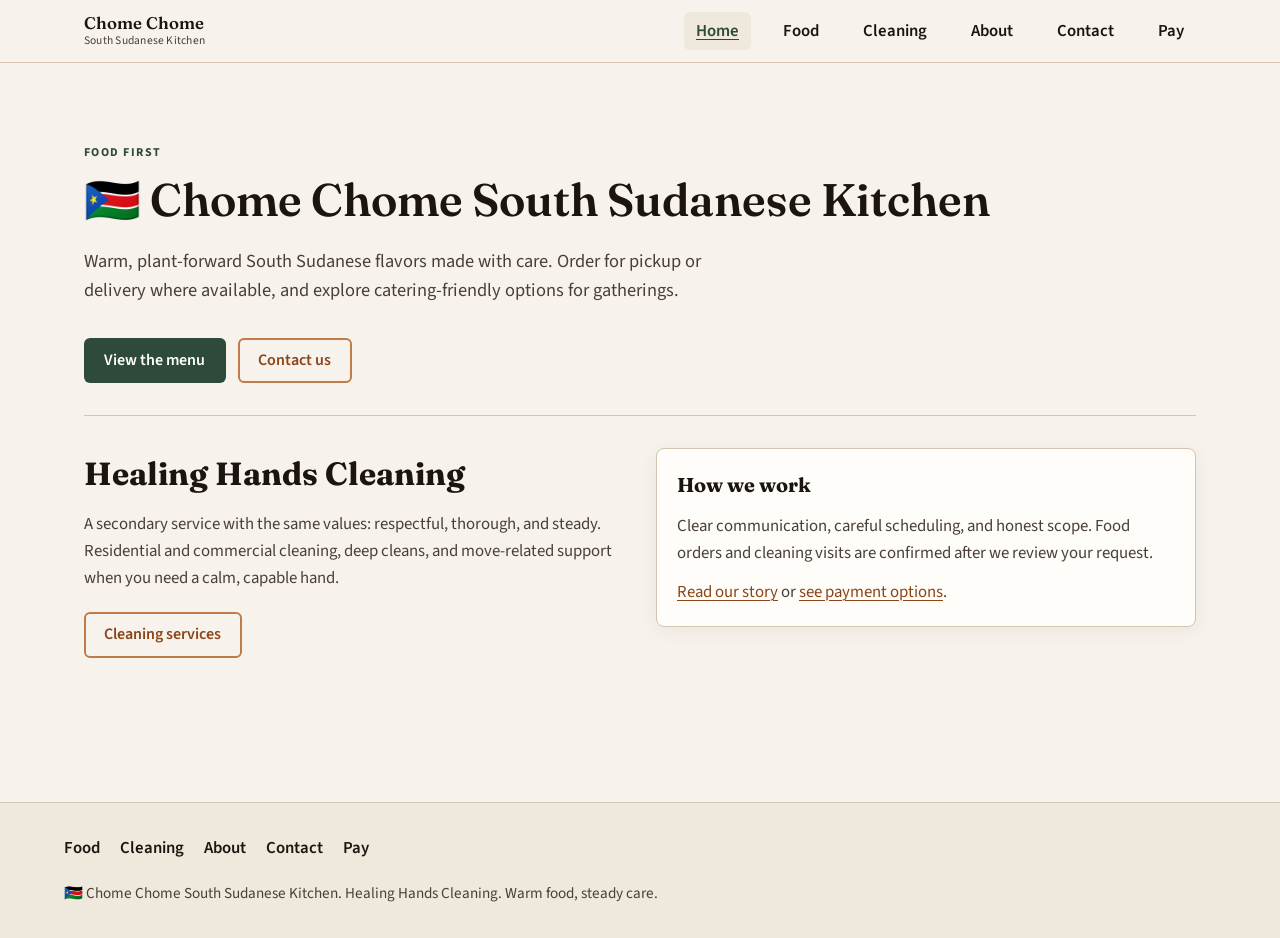
<file: index.html>
<!DOCTYPE html>
<html lang="en">
  <head>
    <meta charset="utf-8" />
    <meta name="viewport" content="width=device-width, initial-scale=1" />
    <link rel="icon" href="assets/favicon.png" type="image/png" sizes="32x32" />
    <link rel="apple-touch-icon" href="assets/apple-touch-icon.png" sizes="180x180" />
    <title>Chome Chome South Sudanese Kitchen</title>
    <meta
      name="description"
      content="Warm, plant-forward South Sudanese food made with care, plus respectful cleaning support through Healing Hands Cleaning in the Minneapolis–St. Paul metro area."
    />
    <link rel="canonical" href="https://chomechomekitchen.github.io/chomechome-site/" />
    <meta property="og:title" content="🇸🇸 Chome Chome South Sudanese Kitchen" />
    <meta
      property="og:description"
      content="Warm, plant-forward South Sudanese food made with care, plus respectful cleaning support through Healing Hands Cleaning in the Minneapolis–St. Paul metro area."
    />
    <meta property="og:type" content="website" />
    <meta property="og:url" content="https://chomechomekitchen.github.io/chomechome-site/" />
    <meta property="og:site_name" content="Chome Chome South Sudanese Kitchen" />
    <meta
      property="og:image"
      content="https://chomechomekitchen.github.io/chomechome-site/assets/social-preview-home.png"
    />
    <meta
      property="og:image:secure_url"
      content="https://chomechomekitchen.github.io/chomechome-site/assets/social-preview-home.png"
    />
    <meta property="og:image:type" content="image/png" />
    <meta property="og:image:width" content="1200" />
    <meta property="og:image:height" content="630" />
    <meta
      property="og:image:alt"
      content="Chome Chome South Sudanese Kitchen — Warm food, steady care. Healing Hands Cleaning."
    />
    <meta name="twitter:card" content="summary_large_image" />
    <meta name="twitter:title" content="🇸🇸 Chome Chome South Sudanese Kitchen" />
    <meta
      name="twitter:description"
      content="Warm, plant-forward South Sudanese food made with care, plus respectful cleaning support through Healing Hands Cleaning in the Minneapolis–St. Paul metro area."
    />
    <meta
      name="twitter:image"
      content="https://chomechomekitchen.github.io/chomechome-site/assets/social-preview-home.png"
    />
    <link rel="preconnect" href="https://fonts.googleapis.com" />
    <link rel="preconnect" href="https://fonts.gstatic.com" crossorigin />
    <link
      href="https://fonts.googleapis.com/css2?family=Fraunces:ital,opsz,wght@0,9..144,400;0,9..144,600;0,9..144,700;1,9..144,400&amp;family=Source+Sans+3:wght@400;600;700&amp;display=swap"
      rel="stylesheet"
    />
    <link rel="stylesheet" href="assets/css/style.css" />
  </head>
  <body>
    <a class="skip-link" href="#main">Skip to content</a>
    <header class="site-header">
      <div class="site-header__inner">
        <a class="site-brand" href="index.html">
          Chome Chome
          <small>South Sudanese Kitchen</small>
        </a>
        <button
          type="button"
          class="nav-toggle"
          data-nav-toggle
          aria-expanded="false"
          aria-controls="site-nav-panel"
        >
          <span class="visually-hidden">Menu</span>
          <span class="nav-toggle__bars" aria-hidden="true">
            <span></span><span></span><span></span>
          </span>
        </button>
        <nav
          id="site-nav-panel"
          class="site-nav-panel"
          aria-label="Primary"
        >
          <ul>
            <li><a href="index.html" aria-current="page">Home</a></li>
            <li><a href="food.html">Food</a></li>
            <li><a href="cleaning.html">Cleaning</a></li>
            <li><a href="about.html">About</a></li>
            <li><a href="contact.html">Contact</a></li>
            <li><a href="pay.html">Pay</a></li>
          </ul>
        </nav>
      </div>
    </header>
    <main id="main">
      <section class="hero">
        <p class="hero__eyebrow">Food first</p>
        <h1>🇸🇸 Chome Chome South Sudanese Kitchen</h1>
        <p class="hero__lede">
          Warm, plant-forward South Sudanese flavors made with care. Order for
          pickup or delivery where available, and explore catering-friendly
          options for gatherings.
        </p>
        <div class="hero__actions">
          <a class="btn btn--primary" href="food.html">View the menu</a>
          <a class="btn btn--secondary" href="contact.html">Contact us</a>
        </div>
      </section>

      <section class="section grid-two" aria-labelledby="home-cleaning-heading">
        <div>
          <h2 class="section__title" id="home-cleaning-heading">
            Healing Hands Cleaning
          </h2>
          <p class="section__intro">
            A secondary service with the same values: respectful, thorough, and
            steady. Residential and commercial cleaning, deep cleans, and
            move-related support when you need a calm, capable hand.
          </p>
          <a class="btn btn--secondary" href="cleaning.html"
            >Cleaning services</a
          >
        </div>
        <div class="card">
          <h3>How we work</h3>
          <p>
            Clear communication, careful scheduling, and honest scope. Food
            orders and cleaning visits are confirmed after we review your
            request.
          </p>
          <p>
            <a href="about.html">Read our story</a>
            or
            <a href="pay.html">see payment options</a>.
          </p>
        </div>
      </section>
    </main>
    <footer class="site-footer">
      <div class="site-footer__inner">
        <nav class="site-footer__nav" aria-label="Footer">
          <ul>
            <li><a href="food.html">Food</a></li>
            <li><a href="cleaning.html">Cleaning</a></li>
            <li><a href="about.html">About</a></li>
            <li><a href="contact.html">Contact</a></li>
            <li><a href="pay.html">Pay</a></li>
          </ul>
        </nav>
        <p>
          🇸🇸 Chome Chome South Sudanese Kitchen. Healing Hands Cleaning. Warm
          food, steady care.
        </p>
      </div>
    </footer>
    <script src="assets/js/main.js" defer></script>
  </body>
</html>
</file>
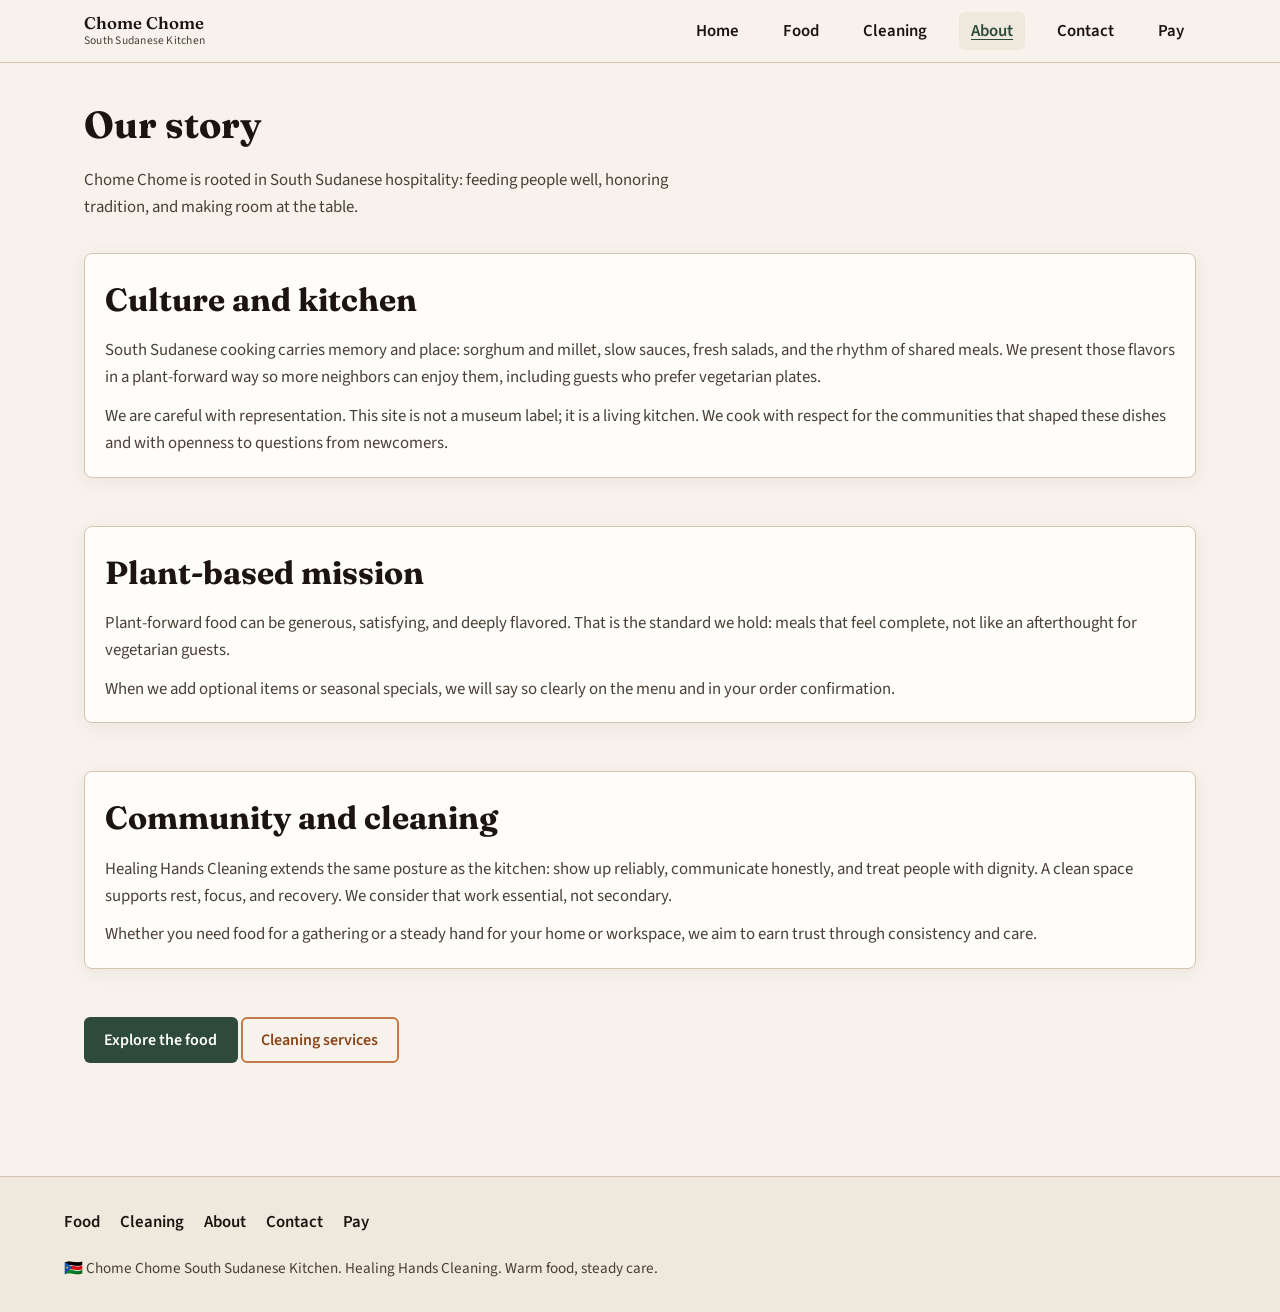
<file: about.html>
<!DOCTYPE html>
<html lang="en">
  <head>
    <meta charset="utf-8" />
    <meta name="viewport" content="width=device-width, initial-scale=1" />
    <link rel="icon" href="assets/favicon.png" type="image/png" sizes="32x32" />
    <link rel="apple-touch-icon" href="assets/apple-touch-icon.png" sizes="180x180" />
    <title>About | Chome Chome South Sudanese Kitchen</title>
    <meta
      name="description"
      content="Our story: South Sudanese roots, plant-forward cooking, and community-centered service with Healing Hands Cleaning."
    />
    <link rel="preconnect" href="https://fonts.googleapis.com" />
    <link rel="preconnect" href="https://fonts.gstatic.com" crossorigin />
    <link
      href="https://fonts.googleapis.com/css2?family=Fraunces:ital,opsz,wght@0,9..144,400;0,9..144,600;0,9..144,700;1,9..144,400&amp;family=Source+Sans+3:wght@400;600;700&amp;display=swap"
      rel="stylesheet"
    />
    <link rel="stylesheet" href="assets/css/style.css" />
  </head>
  <body>
    <a class="skip-link" href="#main">Skip to content</a>
    <header class="site-header">
      <div class="site-header__inner">
        <a class="site-brand" href="index.html">
          Chome Chome
          <small>South Sudanese Kitchen</small>
        </a>
        <button
          type="button"
          class="nav-toggle"
          data-nav-toggle
          aria-expanded="false"
          aria-controls="site-nav-panel"
        >
          <span class="visually-hidden">Menu</span>
          <span class="nav-toggle__bars" aria-hidden="true">
            <span></span><span></span><span></span>
          </span>
        </button>
        <nav
          id="site-nav-panel"
          class="site-nav-panel"
          aria-label="Primary"
        >
          <ul>
            <li><a href="index.html">Home</a></li>
            <li><a href="food.html">Food</a></li>
            <li><a href="cleaning.html">Cleaning</a></li>
            <li><a href="about.html" aria-current="page">About</a></li>
            <li><a href="contact.html">Contact</a></li>
            <li><a href="pay.html">Pay</a></li>
          </ul>
        </nav>
      </div>
    </header>
    <main id="main">
      <h1 class="page-title">Our story</h1>
      <p class="page-subtitle">
        Chome Chome is rooted in South Sudanese hospitality: feeding people
        well, honoring tradition, and making room at the table.
      </p>

      <section class="section">
        <div class="card">
          <h2 class="section__title">Culture and kitchen</h2>
          <p>
            South Sudanese cooking carries memory and place: sorghum and
            millet, slow sauces, fresh salads, and the rhythm of shared meals.
            We present those flavors in a plant-forward way so more neighbors
            can enjoy them, including guests who prefer vegetarian plates.
          </p>
          <p>
            We are careful with representation. This site is not a museum
            label; it is a living kitchen. We cook with respect for the
            communities that shaped these dishes and with openness to
            questions from newcomers.
          </p>
        </div>
      </section>

      <section class="section">
        <div class="card">
          <h2 class="section__title">Plant-based mission</h2>
          <p>
            Plant-forward food can be generous, satisfying, and deeply
            flavored. That is the standard we hold: meals that feel complete,
            not like an afterthought for vegetarian guests.
          </p>
          <p>
            When we add optional items or seasonal specials, we will say so
            clearly on the menu and in your order confirmation.
          </p>
        </div>
      </section>

      <section class="section">
        <div class="card">
          <h2 class="section__title">Community and cleaning</h2>
          <p>
            Healing Hands Cleaning extends the same posture as the kitchen:
            show up reliably, communicate honestly, and treat people with
            dignity. A clean space supports rest, focus, and recovery. We
            consider that work essential, not secondary.
          </p>
          <p>
            Whether you need food for a gathering or a steady hand for your
            home or workspace, we aim to earn trust through consistency and
            care.
          </p>
        </div>
      </section>

      <p>
        <a class="btn btn--primary" href="food.html">Explore the food</a>
        <a class="btn btn--secondary" href="cleaning.html">Cleaning services</a>
      </p>
    </main>
    <footer class="site-footer">
      <div class="site-footer__inner">
        <nav class="site-footer__nav" aria-label="Footer">
          <ul>
            <li><a href="food.html">Food</a></li>
            <li><a href="cleaning.html">Cleaning</a></li>
            <li><a href="about.html">About</a></li>
            <li><a href="contact.html">Contact</a></li>
            <li><a href="pay.html">Pay</a></li>
          </ul>
        </nav>
        <p>
          🇸🇸 Chome Chome South Sudanese Kitchen. Healing Hands Cleaning. Warm
          food, steady care.
        </p>
      </div>
    </footer>
    <script src="assets/js/main.js" defer></script>
  </body>
</html>
</file>
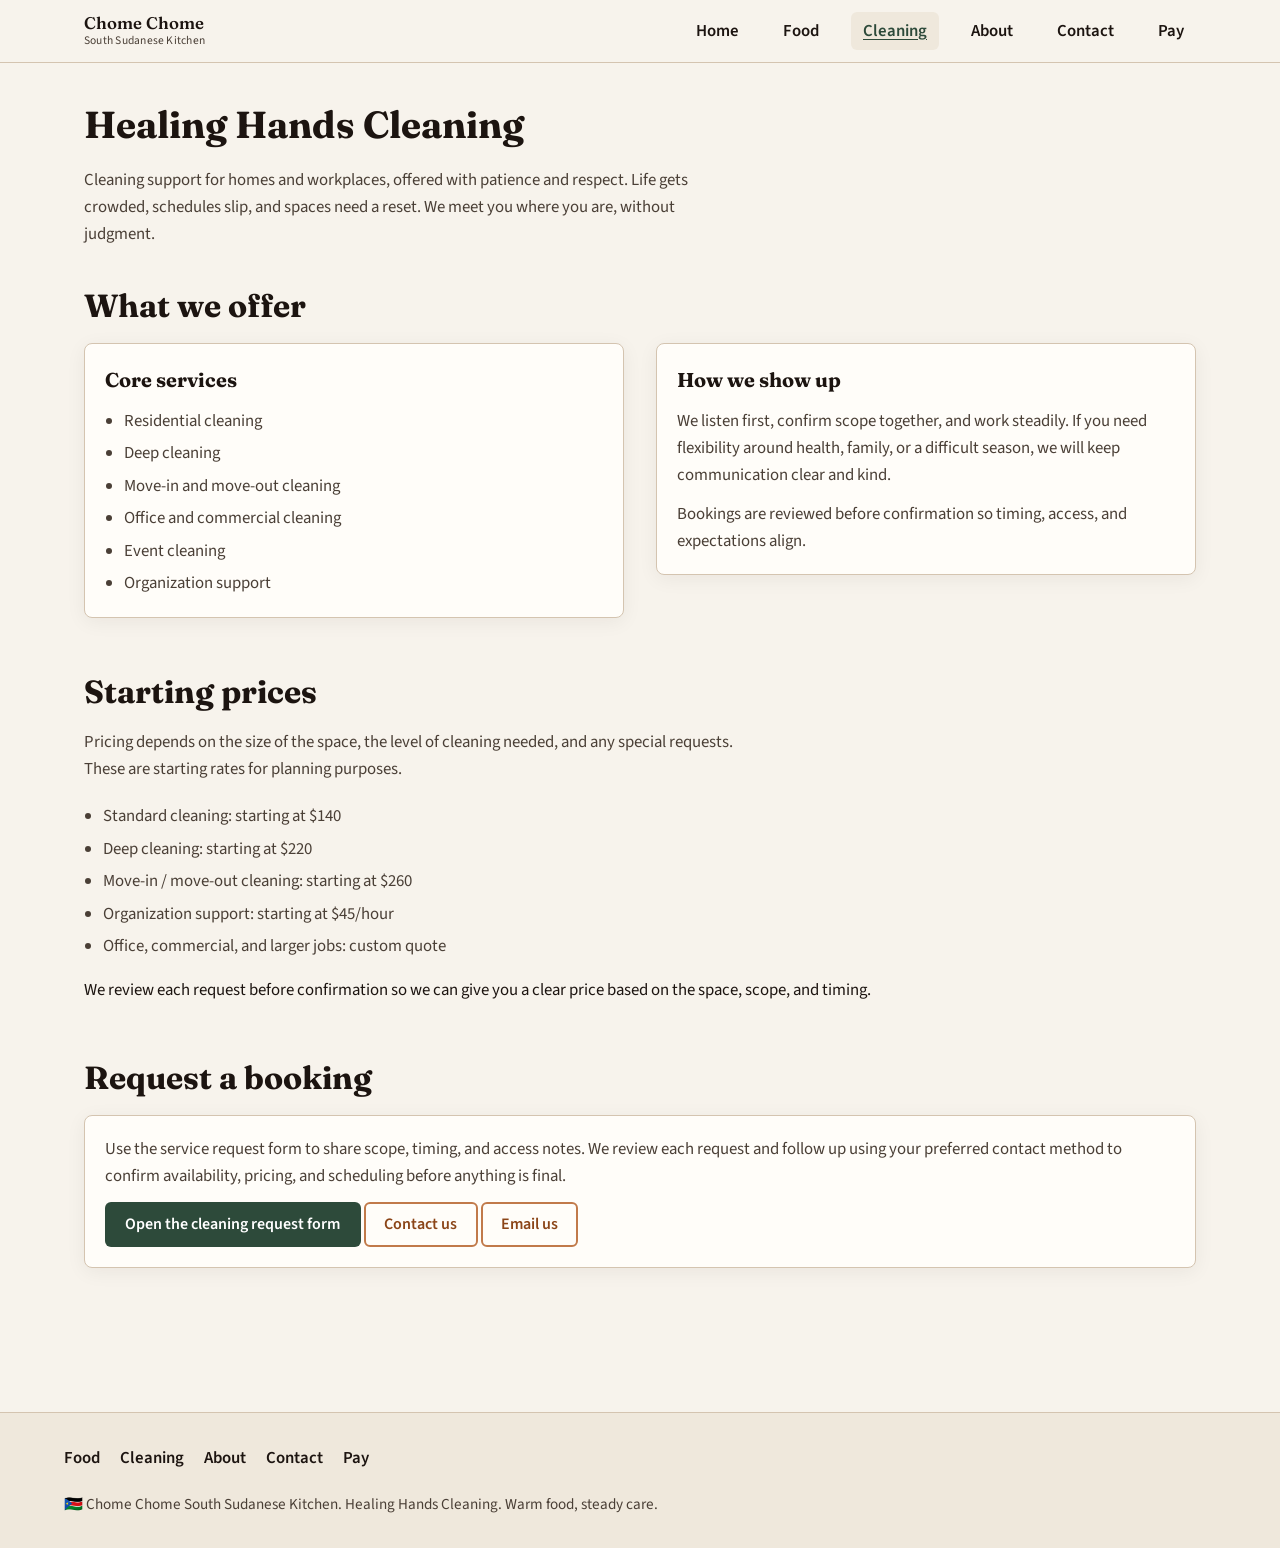
<file: cleaning.html>
<!DOCTYPE html>
<html lang="en">
  <head>
    <meta charset="utf-8" />
    <meta name="viewport" content="width=device-width, initial-scale=1" />
    <link rel="icon" href="assets/favicon.png" type="image/png" sizes="32x32" />
    <link rel="apple-touch-icon" href="assets/apple-touch-icon.png" sizes="180x180" />
    <title>Healing Hands Cleaning | Chome Chome</title>
    <meta
      name="description"
      content="Healing Hands Cleaning offers residential, commercial, deep, and event cleaning with respectful, judgment-free service."
    />
    <link rel="preconnect" href="https://fonts.googleapis.com" />
    <link rel="preconnect" href="https://fonts.gstatic.com" crossorigin />
    <link
      href="https://fonts.googleapis.com/css2?family=Fraunces:ital,opsz,wght@0,9..144,400;0,9..144,600;0,9..144,700;1,9..144,400&amp;family=Source+Sans+3:wght@400;600;700&amp;display=swap"
      rel="stylesheet"
    />
    <link rel="stylesheet" href="assets/css/style.css" />
  </head>
  <body>
    <a class="skip-link" href="#main">Skip to content</a>
    <header class="site-header">
      <div class="site-header__inner">
        <a class="site-brand" href="index.html">
          Chome Chome
          <small>South Sudanese Kitchen</small>
        </a>
        <button
          type="button"
          class="nav-toggle"
          data-nav-toggle
          aria-expanded="false"
          aria-controls="site-nav-panel"
        >
          <span class="visually-hidden">Menu</span>
          <span class="nav-toggle__bars" aria-hidden="true">
            <span></span><span></span><span></span>
          </span>
        </button>
        <nav
          id="site-nav-panel"
          class="site-nav-panel"
          aria-label="Primary"
        >
          <ul>
            <li><a href="index.html">Home</a></li>
            <li><a href="food.html">Food</a></li>
            <li><a href="cleaning.html" aria-current="page">Cleaning</a></li>
            <li><a href="about.html">About</a></li>
            <li><a href="contact.html">Contact</a></li>
            <li><a href="pay.html">Pay</a></li>
          </ul>
        </nav>
      </div>
    </header>
    <main id="main">
      <h1 class="page-title">Healing Hands Cleaning</h1>
      <p class="page-subtitle">
        Cleaning support for homes and workplaces, offered with patience and
        respect. Life gets crowded, schedules slip, and spaces need a reset. We
        meet you where you are, without judgment.
      </p>

      <section class="section" aria-labelledby="cleaning-services-heading">
        <h2 class="section__title" id="cleaning-services-heading">
          What we offer
        </h2>
        <div class="grid-two">
          <div class="card">
            <h3>Core services</h3>
            <ul class="list-check">
              <li>Residential cleaning</li>
              <li>Deep cleaning</li>
              <li>Move-in and move-out cleaning</li>
              <li>Office and commercial cleaning</li>
              <li>Event cleaning</li>
              <li>Organization support</li>
            </ul>
          </div>
          <div class="card">
            <h3>How we show up</h3>
            <p>
              We listen first, confirm scope together, and work steadily. If
              you need flexibility around health, family, or a difficult season,
              we will keep communication clear and kind.
            </p>
            <p>
              Bookings are reviewed before confirmation so timing, access, and
              expectations align.
            </p>
          </div>
        </div>
      </section>

      <section class="section" aria-labelledby="starting-prices-heading">
        <h2 class="section__title" id="starting-prices-heading">
          Starting prices
        </h2>
        <p class="section__intro">
          Pricing depends on the size of the space, the level of cleaning
          needed, and any special requests. These are starting rates for
          planning purposes.
        </p>
        <ul class="list-check">
          <li>Standard cleaning: starting at $140</li>
          <li>Deep cleaning: starting at $220</li>
          <li>Move-in / move-out cleaning: starting at $260</li>
          <li>Organization support: starting at $45/hour</li>
          <li>Office, commercial, and larger jobs: custom quote</li>
        </ul>
        <p>
          We review each request before confirmation so we can give you a clear
          price based on the space, scope, and timing.
        </p>
      </section>

      <section class="section" aria-labelledby="book-heading">
        <h2 class="section__title" id="book-heading">Request a booking</h2>
        <div class="card">
          <p>
            Use the service request form to share scope, timing, and access
            notes. We review each request and follow up using your preferred
            contact method to confirm availability, pricing, and scheduling
            before anything is final.
          </p>
          <p>
            <a
              class="btn btn--primary"
              href="https://docs.google.com/forms/d/e/1FAIpQLSeTTy4c1h5JRK_5fUy5V-yFj9nGPeX-MzzGogN1KsR9BrTJUg/viewform"
              target="_blank"
              rel="noopener noreferrer"
              >Open the cleaning request form</a
            >
            <a class="btn btn--secondary" href="contact.html">Contact us</a>
            <a
              class="btn btn--secondary"
              href="mailto:chomechomekitchen@gmail.com?subject=Healing%20Hands%20Cleaning%20request"
              >Email us</a
            >
          </p>
        </div>
      </section>
    </main>
    <footer class="site-footer">
      <div class="site-footer__inner">
        <nav class="site-footer__nav" aria-label="Footer">
          <ul>
            <li><a href="food.html">Food</a></li>
            <li><a href="cleaning.html">Cleaning</a></li>
            <li><a href="about.html">About</a></li>
            <li><a href="contact.html">Contact</a></li>
            <li><a href="pay.html">Pay</a></li>
          </ul>
        </nav>
        <p>
          🇸🇸 Chome Chome South Sudanese Kitchen. Healing Hands Cleaning. Warm
          food, steady care.
        </p>
      </div>
    </footer>
    <script src="assets/js/main.js" defer></script>
  </body>
</html>
</file>
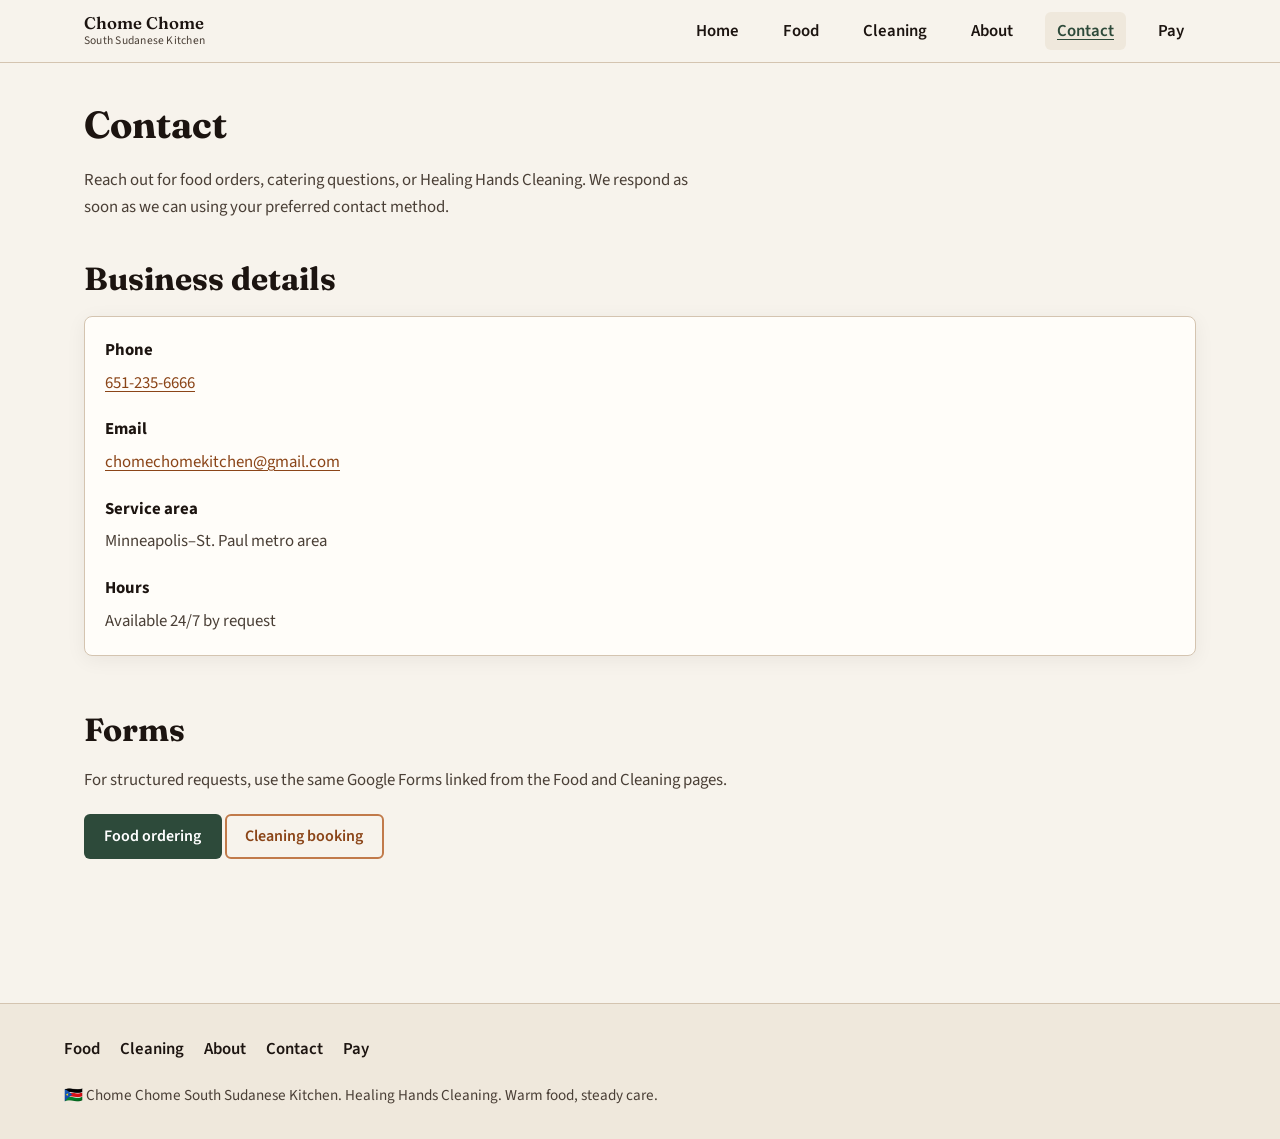
<file: contact.html>
<!DOCTYPE html>
<html lang="en">
  <head>
    <meta charset="utf-8" />
    <meta name="viewport" content="width=device-width, initial-scale=1" />
    <link rel="icon" href="assets/favicon.png" type="image/png" sizes="32x32" />
    <link rel="apple-touch-icon" href="assets/apple-touch-icon.png" sizes="180x180" />
    <title>Contact | Chome Chome South Sudanese Kitchen</title>
    <meta
      name="description"
      content="Contact Chome Chome for food orders and Healing Hands Cleaning. Phone, email, hours, and service area."
    />
    <link rel="preconnect" href="https://fonts.googleapis.com" />
    <link rel="preconnect" href="https://fonts.gstatic.com" crossorigin />
    <link
      href="https://fonts.googleapis.com/css2?family=Fraunces:ital,opsz,wght@0,9..144,400;0,9..144,600;0,9..144,700;1,9..144,400&amp;family=Source+Sans+3:wght@400;600;700&amp;display=swap"
      rel="stylesheet"
    />
    <link rel="stylesheet" href="assets/css/style.css" />
  </head>
  <body>
    <a class="skip-link" href="#main">Skip to content</a>
    <header class="site-header">
      <div class="site-header__inner">
        <a class="site-brand" href="index.html">
          Chome Chome
          <small>South Sudanese Kitchen</small>
        </a>
        <button
          type="button"
          class="nav-toggle"
          data-nav-toggle
          aria-expanded="false"
          aria-controls="site-nav-panel"
        >
          <span class="visually-hidden">Menu</span>
          <span class="nav-toggle__bars" aria-hidden="true">
            <span></span><span></span><span></span>
          </span>
        </button>
        <nav
          id="site-nav-panel"
          class="site-nav-panel"
          aria-label="Primary"
        >
          <ul>
            <li><a href="index.html">Home</a></li>
            <li><a href="food.html">Food</a></li>
            <li><a href="cleaning.html">Cleaning</a></li>
            <li><a href="about.html">About</a></li>
            <li><a href="contact.html" aria-current="page">Contact</a></li>
            <li><a href="pay.html">Pay</a></li>
          </ul>
        </nav>
      </div>
    </header>
    <main id="main">
      <h1 class="page-title">Contact</h1>
      <p class="page-subtitle">
        Reach out for food orders, catering questions, or Healing Hands
        Cleaning. We respond as soon as we can using your preferred contact
        method.
      </p>

      <section class="section" aria-labelledby="contact-details-heading">
        <h2 class="section__title" id="contact-details-heading">
          Business details
        </h2>
        <div class="card">
          <dl>
            <dt><strong>Phone</strong></dt>
            <dd><a href="tel:+16512356666">651-235-6666</a></dd>
            <dt><strong>Email</strong></dt>
            <dd>
              <a href="mailto:chomechomekitchen@gmail.com"
                >chomechomekitchen@gmail.com</a
              >
            </dd>
            <dt><strong>Service area</strong></dt>
            <dd>Minneapolis–St. Paul metro area</dd>
            <dt><strong>Hours</strong></dt>
            <dd>Available 24/7 by request</dd>
          </dl>
        </div>
      </section>

      <section class="section" aria-labelledby="contact-forms-heading">
        <h2 class="section__title" id="contact-forms-heading">Forms</h2>
        <p class="section__intro">
          For structured requests, use the same Google Forms linked from the
          Food and Cleaning pages.
        </p>
        <p>
          <a class="btn btn--primary" href="food.html">Food ordering</a>
          <a class="btn btn--secondary" href="cleaning.html"
            >Cleaning booking</a
          >
        </p>
      </section>
    </main>
    <footer class="site-footer">
      <div class="site-footer__inner">
        <nav class="site-footer__nav" aria-label="Footer">
          <ul>
            <li><a href="food.html">Food</a></li>
            <li><a href="cleaning.html">Cleaning</a></li>
            <li><a href="about.html">About</a></li>
            <li><a href="contact.html">Contact</a></li>
            <li><a href="pay.html">Pay</a></li>
          </ul>
        </nav>
        <p>
          🇸🇸 Chome Chome South Sudanese Kitchen. Healing Hands Cleaning. Warm
          food, steady care.
        </p>
      </div>
    </footer>
    <script src="assets/js/main.js" defer></script>
  </body>
</html>
</file>
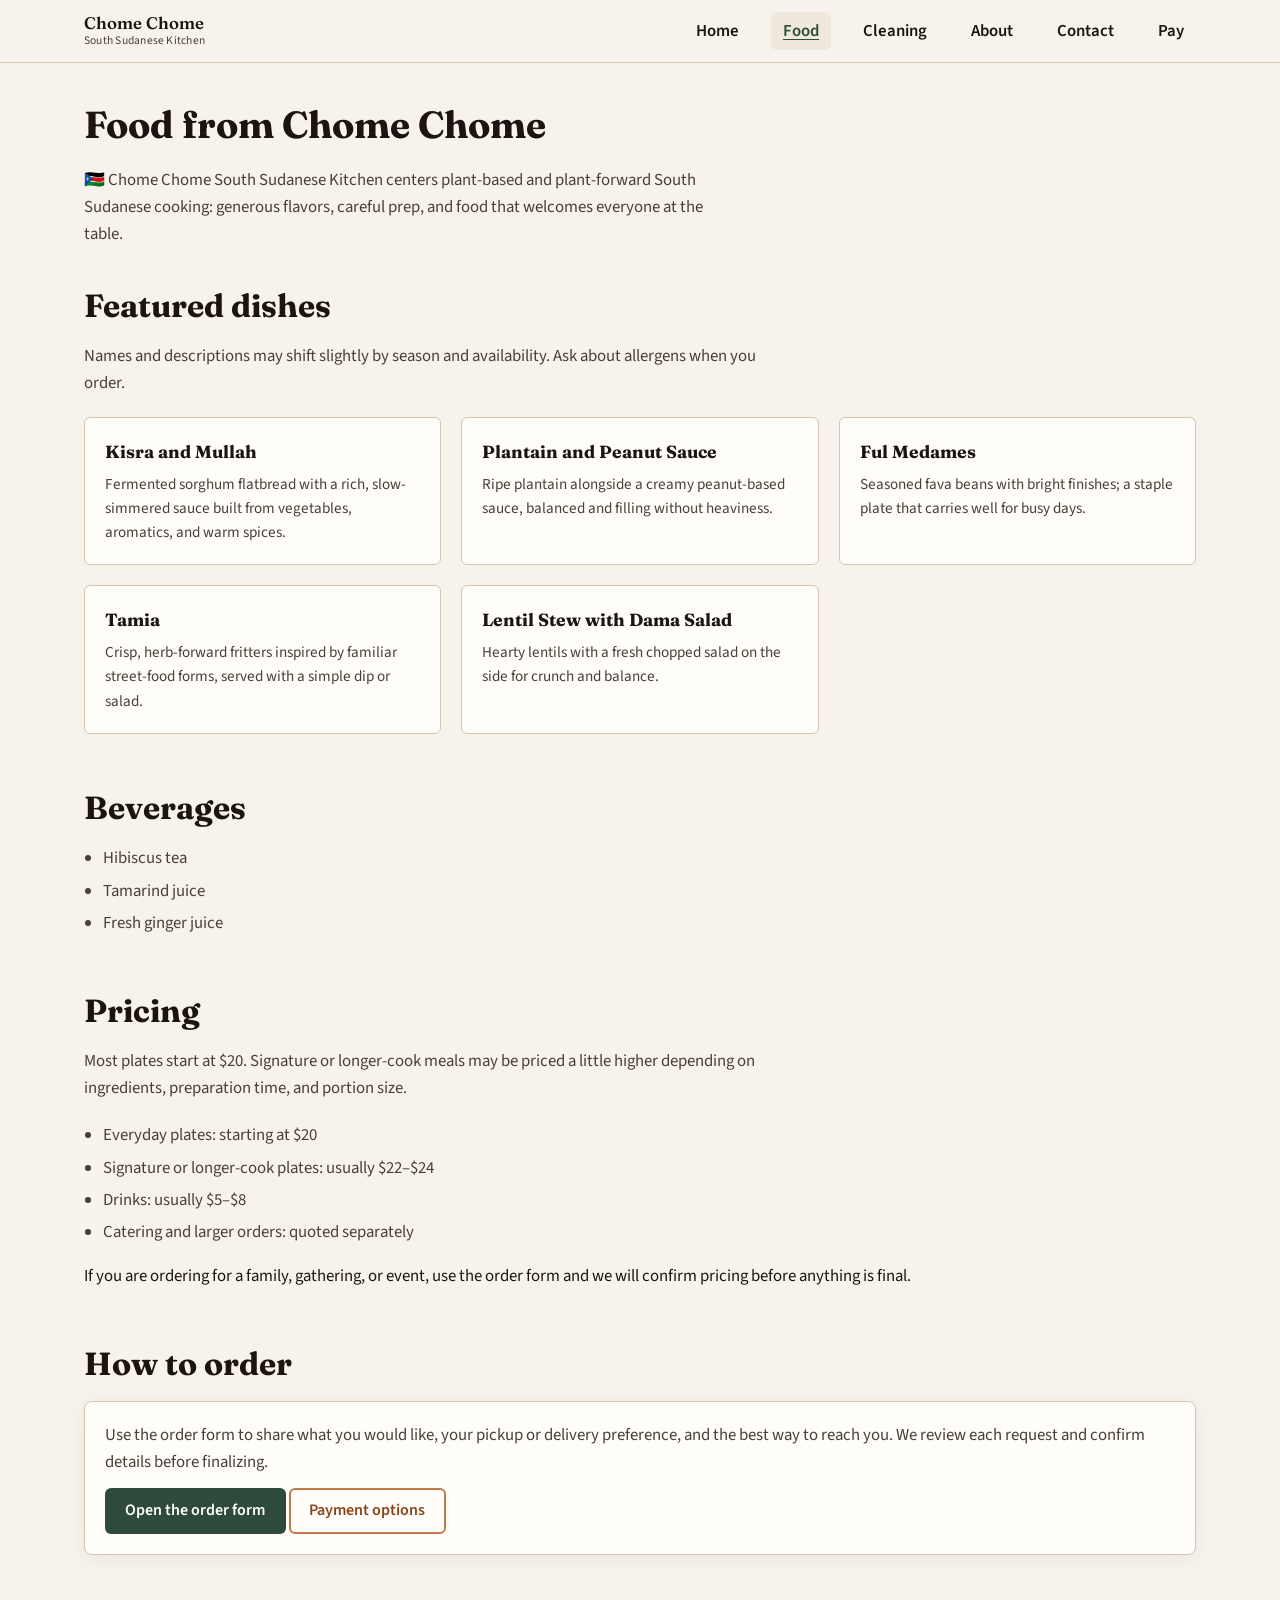
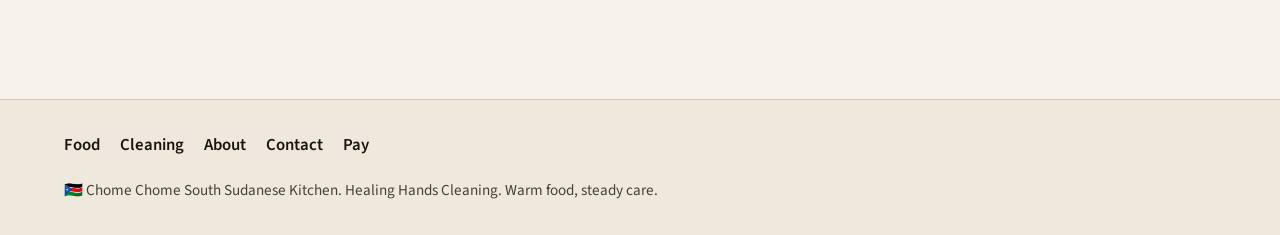
<file: food.html>
<!DOCTYPE html>
<html lang="en">
  <head>
    <meta charset="utf-8" />
    <meta name="viewport" content="width=device-width, initial-scale=1" />
    <link rel="icon" href="assets/favicon.png" type="image/png" sizes="32x32" />
    <link rel="apple-touch-icon" href="assets/apple-touch-icon.png" sizes="180x180" />
    <title>Food menu | Chome Chome South Sudanese Kitchen</title>
    <meta
      name="description"
      content="Plant-forward South Sudanese dishes, beverages, and how to place an order with Chome Chome."
    />
    <link rel="preconnect" href="https://fonts.googleapis.com" />
    <link rel="preconnect" href="https://fonts.gstatic.com" crossorigin />
    <link
      href="https://fonts.googleapis.com/css2?family=Fraunces:ital,opsz,wght@0,9..144,400;0,9..144,600;0,9..144,700;1,9..144,400&amp;family=Source+Sans+3:wght@400;600;700&amp;display=swap"
      rel="stylesheet"
    />
    <link rel="stylesheet" href="assets/css/style.css" />
  </head>
  <body>
    <a class="skip-link" href="#main">Skip to content</a>
    <header class="site-header">
      <div class="site-header__inner">
        <a class="site-brand" href="index.html">
          Chome Chome
          <small>South Sudanese Kitchen</small>
        </a>
        <button
          type="button"
          class="nav-toggle"
          data-nav-toggle
          aria-expanded="false"
          aria-controls="site-nav-panel"
        >
          <span class="visually-hidden">Menu</span>
          <span class="nav-toggle__bars" aria-hidden="true">
            <span></span><span></span><span></span>
          </span>
        </button>
        <nav
          id="site-nav-panel"
          class="site-nav-panel"
          aria-label="Primary"
        >
          <ul>
            <li><a href="index.html">Home</a></li>
            <li><a href="food.html" aria-current="page">Food</a></li>
            <li><a href="cleaning.html">Cleaning</a></li>
            <li><a href="about.html">About</a></li>
            <li><a href="contact.html">Contact</a></li>
            <li><a href="pay.html">Pay</a></li>
          </ul>
        </nav>
      </div>
    </header>
    <main id="main">
      <h1 class="page-title">Food from Chome Chome</h1>
      <p class="page-subtitle">
        🇸🇸 Chome Chome South Sudanese Kitchen centers plant-based and
        plant-forward South Sudanese cooking: generous flavors, careful prep,
        and food that welcomes everyone at the table.
      </p>

      <section class="section" aria-labelledby="featured-heading">
        <h2 class="section__title" id="featured-heading">Featured dishes</h2>
        <p class="section__intro">
          Names and descriptions may shift slightly by season and availability.
          Ask about allergens when you order.
        </p>
        <div class="dish-grid">
          <article class="dish-card">
            <h3>Kisra and Mullah</h3>
            <p>
              Fermented sorghum flatbread with a rich, slow-simmered sauce
              built from vegetables, aromatics, and warm spices.
            </p>
          </article>
          <article class="dish-card">
            <h3>Plantain and Peanut Sauce</h3>
            <p>
              Ripe plantain alongside a creamy peanut-based sauce, balanced
              and filling without heaviness.
            </p>
          </article>
          <article class="dish-card">
            <h3>Ful Medames</h3>
            <p>
              Seasoned fava beans with bright finishes; a staple plate that
              carries well for busy days.
            </p>
          </article>
          <article class="dish-card">
            <h3>Tamia</h3>
            <p>
              Crisp, herb-forward fritters inspired by familiar street-food
              forms, served with a simple dip or salad.
            </p>
          </article>
          <article class="dish-card">
            <h3>Lentil Stew with Dama Salad</h3>
            <p>
              Hearty lentils with a fresh chopped salad on the side for crunch
              and balance.
            </p>
          </article>
        </div>
      </section>

      <section class="section" aria-labelledby="beverages-heading">
        <h2 class="section__title" id="beverages-heading">Beverages</h2>
        <ul class="list-check">
          <li>Hibiscus tea</li>
          <li>Tamarind juice</li>
          <li>Fresh ginger juice</li>
        </ul>
      </section>

      <section class="section" aria-labelledby="pricing-heading">
        <h2 class="section__title" id="pricing-heading">Pricing</h2>
        <p class="section__intro">
          Most plates start at $20. Signature or longer-cook meals may be
          priced a little higher depending on ingredients, preparation time,
          and portion size.
        </p>
        <ul class="list-check">
          <li>Everyday plates: starting at $20</li>
          <li>Signature or longer-cook plates: usually $22–$24</li>
          <li>Drinks: usually $5–$8</li>
          <li>Catering and larger orders: quoted separately</li>
        </ul>
        <p>
          If you are ordering for a family, gathering, or event, use the order
          form and we will confirm pricing before anything is final.
        </p>
      </section>

      <section class="section" aria-labelledby="order-heading">
        <h2 class="section__title" id="order-heading">How to order</h2>
        <div class="card">
          <p>
            Use the order form to share what you would like, your pickup or
            delivery preference, and the best way to reach you. We review each
            request and confirm details before finalizing.
          </p>
          <p>
            <a
              class="btn btn--primary"
              href="https://docs.google.com/forms/d/e/1FAIpQLSdwR9k96X4rV-PWsYWxZTDoX_GhWths6Aiy6QloJUGUmRdZDA/viewform"
              target="_blank"
              rel="noopener noreferrer"
              >Open the order form</a
            >
            <a class="btn btn--secondary" href="pay.html">Payment options</a>
          </p>
        </div>
      </section>
    </main>
    <footer class="site-footer">
      <div class="site-footer__inner">
        <nav class="site-footer__nav" aria-label="Footer">
          <ul>
            <li><a href="food.html">Food</a></li>
            <li><a href="cleaning.html">Cleaning</a></li>
            <li><a href="about.html">About</a></li>
            <li><a href="contact.html">Contact</a></li>
            <li><a href="pay.html">Pay</a></li>
          </ul>
        </nav>
        <p>
          🇸🇸 Chome Chome South Sudanese Kitchen. Healing Hands Cleaning. Warm
          food, steady care.
        </p>
      </div>
    </footer>
    <script src="assets/js/main.js" defer></script>
  </body>
</html>
</file>
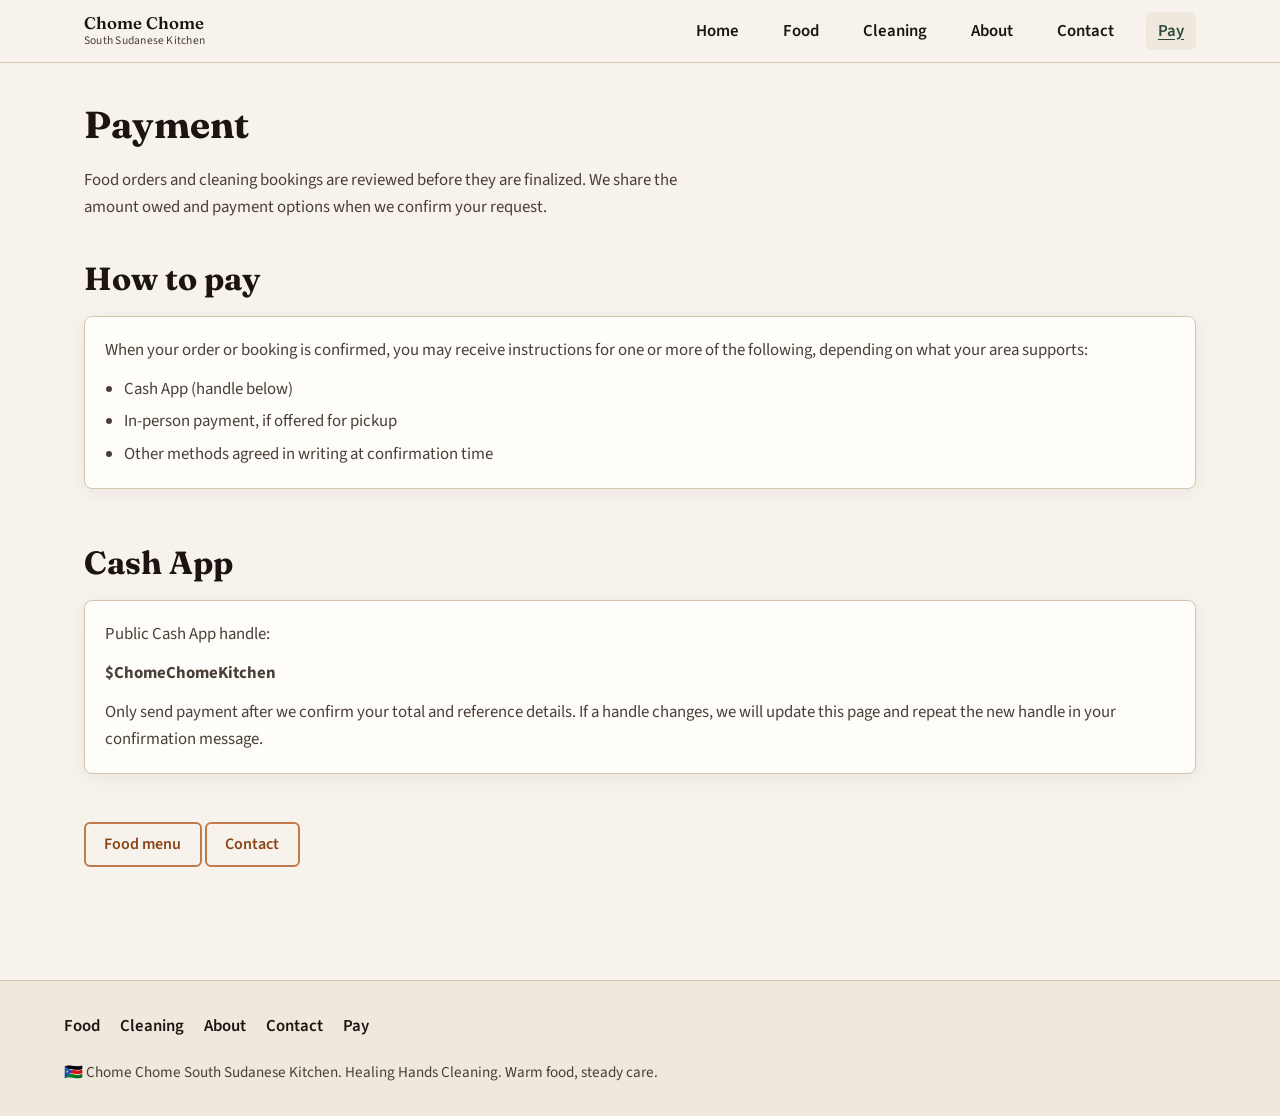
<file: pay.html>
<!DOCTYPE html>
<html lang="en">
  <head>
    <meta charset="utf-8" />
    <meta name="viewport" content="width=device-width, initial-scale=1" />
    <link rel="icon" href="assets/favicon.png" type="image/png" sizes="32x32" />
    <link rel="apple-touch-icon" href="assets/apple-touch-icon.png" sizes="180x180" />
    <title>Pay | Chome Chome South Sudanese Kitchen</title>
    <meta
      name="description"
      content="Payment options for Chome Chome food orders and Healing Hands Cleaning. Orders are confirmed after review."
    />
    <link rel="preconnect" href="https://fonts.googleapis.com" />
    <link rel="preconnect" href="https://fonts.gstatic.com" crossorigin />
    <link
      href="https://fonts.googleapis.com/css2?family=Fraunces:ital,opsz,wght@0,9..144,400;0,9..144,600;0,9..144,700;1,9..144,400&amp;family=Source+Sans+3:wght@400;600;700&amp;display=swap"
      rel="stylesheet"
    />
    <link rel="stylesheet" href="assets/css/style.css" />
  </head>
  <body>
    <a class="skip-link" href="#main">Skip to content</a>
    <header class="site-header">
      <div class="site-header__inner">
        <a class="site-brand" href="index.html">
          Chome Chome
          <small>South Sudanese Kitchen</small>
        </a>
        <button
          type="button"
          class="nav-toggle"
          data-nav-toggle
          aria-expanded="false"
          aria-controls="site-nav-panel"
        >
          <span class="visually-hidden">Menu</span>
          <span class="nav-toggle__bars" aria-hidden="true">
            <span></span><span></span><span></span>
          </span>
        </button>
        <nav
          id="site-nav-panel"
          class="site-nav-panel"
          aria-label="Primary"
        >
          <ul>
            <li><a href="index.html">Home</a></li>
            <li><a href="food.html">Food</a></li>
            <li><a href="cleaning.html">Cleaning</a></li>
            <li><a href="about.html">About</a></li>
            <li><a href="contact.html">Contact</a></li>
            <li><a href="pay.html" aria-current="page">Pay</a></li>
          </ul>
        </nav>
      </div>
    </header>
    <main id="main">
      <h1 class="page-title">Payment</h1>
      <p class="page-subtitle">
        Food orders and cleaning bookings are reviewed before they are
        finalized. We share the amount owed and payment options when we confirm
        your request.
      </p>

      <section class="section" aria-labelledby="pay-methods-heading">
        <h2 class="section__title" id="pay-methods-heading">How to pay</h2>
        <div class="card">
          <p>
            When your order or booking is confirmed, you may receive
            instructions for one or more of the following, depending on what
            your area supports:
          </p>
          <ul class="list-check">
            <li>Cash App (handle below)</li>
            <li>In-person payment, if offered for pickup</li>
            <li>Other methods agreed in writing at confirmation time</li>
          </ul>
        </div>
      </section>

      <section class="section" aria-labelledby="cashapp-heading">
        <h2 class="section__title" id="cashapp-heading">Cash App</h2>
        <div class="card">
          <p>Public Cash App handle:</p>
          <p><strong>$ChomeChomeKitchen</strong></p>
          <p>
            Only send payment after we confirm your total and reference details.
            If a handle changes, we will update this page and repeat the new
            handle in your confirmation message.
          </p>
        </div>
      </section>

      <p>
        <a class="btn btn--secondary" href="food.html">Food menu</a>
        <a class="btn btn--secondary" href="contact.html">Contact</a>
      </p>
    </main>
    <footer class="site-footer">
      <div class="site-footer__inner">
        <nav class="site-footer__nav" aria-label="Footer">
          <ul>
            <li><a href="food.html">Food</a></li>
            <li><a href="cleaning.html">Cleaning</a></li>
            <li><a href="about.html">About</a></li>
            <li><a href="contact.html">Contact</a></li>
            <li><a href="pay.html">Pay</a></li>
          </ul>
        </nav>
        <p>
          🇸🇸 Chome Chome South Sudanese Kitchen. Healing Hands Cleaning. Warm
          food, steady care.
        </p>
      </div>
    </footer>
    <script src="assets/js/main.js" defer></script>
  </body>
</html>
</file>
<file: assets/css/style.css>
/* Chome Chome South Sudanese Kitchen — global styles */

:root {
  --color-bg: #f7f3ec;
  --color-bg-alt: #efe8dc;
  --color-surface: #fffdf9;
  --color-ink: #1c1410;
  --color-ink-muted: #4a3f36;
  --color-accent: #8b4518;
  --color-accent-soft: #c17a4a;
  --color-plant: #2d4a3a;
  --color-line: #d4c4b0;
  --color-focus: #1a5f4a;
  --font-body: "Source Sans 3", "Segoe UI", system-ui, sans-serif;
  --font-display: "Fraunces", Georgia, "Times New Roman", serif;
  --space-xs: 0.35rem;
  --space-sm: 0.75rem;
  --space-md: 1.25rem;
  --space-lg: 2rem;
  --space-xl: 3rem;
  --max-width: 72rem;
  --radius: 6px;
}

*,
*::before,
*::after {
  box-sizing: border-box;
}

.visually-hidden {
  position: absolute;
  width: 1px;
  height: 1px;
  padding: 0;
  margin: -1px;
  overflow: hidden;
  clip: rect(0, 0, 0, 0);
  white-space: nowrap;
  border: 0;
}

html {
  scroll-behavior: smooth;
}

body {
  margin: 0;
  min-height: 100vh;
  font-family: var(--font-body);
  font-size: 1.05rem;
  line-height: 1.6;
  color: var(--color-ink);
  background: var(--color-bg);
}

body.nav-open {
  overflow: hidden;
}

img {
  max-width: 100%;
  height: auto;
  display: block;
}

a {
  color: var(--color-accent);
  text-decoration-thickness: 1px;
  text-underline-offset: 0.18em;
}

a:hover {
  color: var(--color-plant);
}

a:focus-visible {
  outline: 3px solid var(--color-focus);
  outline-offset: 2px;
}

.skip-link {
  position: absolute;
  left: -9999px;
  top: 0.5rem;
  z-index: 100;
  padding: var(--space-sm) var(--space-md);
  background: var(--color-surface);
  color: var(--color-ink);
  font-weight: 600;
  border-radius: var(--radius);
  box-shadow: 0 2px 12px rgba(0, 0, 0, 0.12);
}

.skip-link:focus {
  left: 0.5rem;
  outline: 3px solid var(--color-focus);
}

.site-header {
  position: sticky;
  top: 0;
  z-index: 50;
  background: rgba(247, 243, 236, 0.96);
  border-bottom: 1px solid var(--color-line);
  backdrop-filter: blur(8px);
}

.site-header__inner {
  max-width: var(--max-width);
  margin: 0 auto;
  padding: var(--space-sm) var(--space-md);
  display: flex;
  align-items: center;
  justify-content: space-between;
  gap: var(--space-md);
}

.site-brand {
  font-family: var(--font-display);
  font-weight: 600;
  font-size: 1.05rem;
  line-height: 1.25;
  color: var(--color-ink);
  text-decoration: none;
}

.site-brand:hover {
  color: var(--color-accent);
}

.site-brand small {
  display: block;
  font-family: var(--font-body);
  font-size: 0.72rem;
  font-weight: 400;
  color: var(--color-ink-muted);
  letter-spacing: 0.02em;
}

.nav-toggle {
  display: inline-flex;
  align-items: center;
  justify-content: center;
  min-width: 2.75rem;
  min-height: 2.75rem;
  padding: 0;
  border: 1px solid var(--color-line);
  border-radius: var(--radius);
  background: var(--color-surface);
  cursor: pointer;
  font: inherit;
  color: var(--color-ink);
}

.nav-toggle:focus-visible {
  outline: 3px solid var(--color-focus);
  outline-offset: 2px;
}

.nav-toggle__bars {
  display: flex;
  flex-direction: column;
  gap: 5px;
  width: 1.35rem;
}

.nav-toggle__bars span {
  display: block;
  height: 2px;
  background: var(--color-ink);
  border-radius: 1px;
}

@media (min-width: 768px) {
  .nav-toggle {
    display: none;
  }
}

.site-nav-panel {
  display: none;
  position: fixed;
  inset: 0 0 auto 0;
  top: 4.25rem;
  max-height: min(70vh, 22rem);
  overflow: auto;
  background: var(--color-surface);
  border-bottom: 1px solid var(--color-line);
  padding: var(--space-md);
  box-shadow: 0 12px 28px rgba(0, 0, 0, 0.08);
}

.site-nav-panel.is-open {
  display: block;
}

.site-nav-panel ul {
  list-style: none;
  margin: 0;
  padding: 0;
  display: flex;
  flex-direction: column;
  gap: var(--space-sm);
}

.site-nav-panel a {
  display: block;
  padding: var(--space-sm) var(--space-xs);
  font-weight: 600;
  color: var(--color-ink);
  text-decoration: none;
  border-radius: var(--radius);
}

.site-nav-panel a:hover {
  background: var(--color-bg-alt);
  color: var(--color-accent);
}

.site-nav-panel a[aria-current="page"] {
  background: var(--color-bg-alt);
  color: var(--color-plant);
  text-decoration: underline;
  text-underline-offset: 0.2em;
}

@media (min-width: 768px) {
  .site-nav-panel {
    display: block;
    position: static;
    max-height: none;
    overflow: visible;
    padding: 0;
    border: none;
    box-shadow: none;
    background: transparent;
  }

  .site-nav-panel ul {
    flex-direction: row;
    flex-wrap: wrap;
    align-items: center;
    gap: var(--space-xs) var(--space-md);
  }

  .site-nav-panel a {
    padding: var(--space-xs) var(--space-sm);
  }
}

main {
  max-width: var(--max-width);
  margin: 0 auto;
  padding: var(--space-lg) var(--space-md) var(--space-xl);
}

.hero {
  padding: var(--space-xl) 0 var(--space-lg);
  border-bottom: 1px solid var(--color-line);
  margin-bottom: var(--space-lg);
}

.hero__eyebrow {
  text-transform: uppercase;
  letter-spacing: 0.12em;
  font-size: 0.75rem;
  font-weight: 700;
  color: var(--color-plant);
  margin: 0 0 var(--space-sm);
}

.hero h1 {
  font-family: var(--font-display);
  font-size: clamp(2rem, 5vw, 2.85rem);
  font-weight: 600;
  line-height: 1.15;
  margin: 0 0 var(--space-md);
  color: var(--color-ink);
}

.hero__lede {
  font-size: 1.15rem;
  max-width: 40rem;
  color: var(--color-ink-muted);
  margin: 0 0 var(--space-lg);
}

.hero__actions {
  display: flex;
  flex-wrap: wrap;
  gap: var(--space-sm);
}

.btn {
  display: inline-block;
  padding: 0.65rem 1.15rem;
  border-radius: var(--radius);
  font-weight: 600;
  text-decoration: none;
  border: 2px solid transparent;
  cursor: pointer;
  font-size: 1rem;
  line-height: 1.3;
  text-align: center;
}

.btn:focus-visible {
  outline: 3px solid var(--color-focus);
  outline-offset: 2px;
}

.btn--primary {
  background: var(--color-plant);
  color: #fff;
}

.btn--primary:hover {
  background: #234030;
  color: #fff;
}

.btn--secondary {
  background: transparent;
  color: var(--color-accent);
  border-color: var(--color-accent-soft);
}

.btn--secondary:hover {
  background: var(--color-bg-alt);
  color: var(--color-plant);
}

.section {
  margin-bottom: var(--space-xl);
}

.section__title {
  font-family: var(--font-display);
  font-size: clamp(1.5rem, 3vw, 2rem);
  margin: 0 0 var(--space-sm);
  color: var(--color-ink);
}

.section__intro {
  margin: 0 0 var(--space-md);
  max-width: 42rem;
  color: var(--color-ink-muted);
}

.grid-two {
  display: grid;
  gap: var(--space-lg);
}

@media (min-width: 768px) {
  .grid-two {
    grid-template-columns: 1fr 1fr;
    align-items: start;
  }
}

.card {
  background: var(--color-surface);
  border: 1px solid var(--color-line);
  border-radius: calc(var(--radius) + 2px);
  padding: var(--space-md);
  box-shadow: 0 4px 20px rgba(28, 20, 16, 0.06);
}

.card h3 {
  font-family: var(--font-display);
  margin: 0 0 var(--space-sm);
  font-size: 1.25rem;
}

.card .section__title {
  margin-top: 0;
}

.card p {
  margin: 0 0 var(--space-sm);
  color: var(--color-ink-muted);
}

.card p:last-child {
  margin-bottom: 0;
}

.list-check {
  margin: 0;
  padding-left: 1.2rem;
  color: var(--color-ink-muted);
}

.list-check li {
  margin-bottom: var(--space-xs);
}

.list-check li:last-child {
  margin-bottom: 0;
}

.placeholder-block {
  background: var(--color-bg-alt);
  border: 1px dashed var(--color-line);
  border-radius: var(--radius);
  padding: var(--space-md);
  margin-top: var(--space-md);
}

.placeholder-block h3 {
  font-family: var(--font-body);
  font-size: 1rem;
  margin: 0 0 var(--space-sm);
  color: var(--color-ink);
}

.placeholder-block code,
.placeholder-inline {
  font-size: 0.95rem;
  word-break: break-word;
}

.site-footer {
  border-top: 1px solid var(--color-line);
  background: var(--color-bg-alt);
  padding: var(--space-lg) var(--space-md);
  margin-top: var(--space-xl);
}

.site-footer__inner {
  max-width: var(--max-width);
  margin: 0 auto;
}

.site-footer__nav ul {
  list-style: none;
  margin: 0 0 var(--space-md);
  padding: 0;
  display: flex;
  flex-wrap: wrap;
  gap: var(--space-sm) var(--space-md);
}

.site-footer__nav a {
  font-weight: 600;
  color: var(--color-ink);
  text-decoration: none;
}

.site-footer__nav a:hover {
  text-decoration: underline;
  color: var(--color-accent);
}

.site-footer p {
  margin: 0;
  font-size: 0.95rem;
  color: var(--color-ink-muted);
}

.page-title {
  font-family: var(--font-display);
  font-size: clamp(1.75rem, 4vw, 2.35rem);
  margin: 0 0 var(--space-sm);
}

.page-subtitle {
  margin: 0 0 var(--space-lg);
  color: var(--color-ink-muted);
  max-width: 40rem;
}

.dish-grid {
  display: grid;
  gap: var(--space-md);
}

@media (min-width: 600px) {
  .dish-grid {
    grid-template-columns: repeat(2, 1fr);
  }
}

@media (min-width: 960px) {
  .dish-grid {
    grid-template-columns: repeat(3, 1fr);
  }
}

.dish-card {
  background: var(--color-surface);
  border: 1px solid var(--color-line);
  border-radius: var(--radius);
  padding: var(--space-md);
}

.dish-card h3 {
  font-family: var(--font-display);
  font-size: 1.1rem;
  margin: 0 0 var(--space-xs);
}

.dish-card p {
  margin: 0;
  font-size: 0.95rem;
  color: var(--color-ink-muted);
}

.error-page {
  text-align: center;
  padding: var(--space-xl) 0;
}

.error-page h1 {
  font-family: var(--font-display);
  font-size: clamp(2rem, 5vw, 3rem);
  margin: 0 0 var(--space-sm);
}

.error-page p {
  margin: 0 0 var(--space-lg);
  color: var(--color-ink-muted);
  max-width: 28rem;
  margin-left: auto;
  margin-right: auto;
}

main dl {
  margin: 0;
}

main dt {
  margin-top: var(--space-md);
  color: var(--color-ink);
}

main dt:first-of-type {
  margin-top: 0;
}

main dd {
  margin: var(--space-xs) 0 0;
  color: var(--color-ink-muted);
}
</file>
